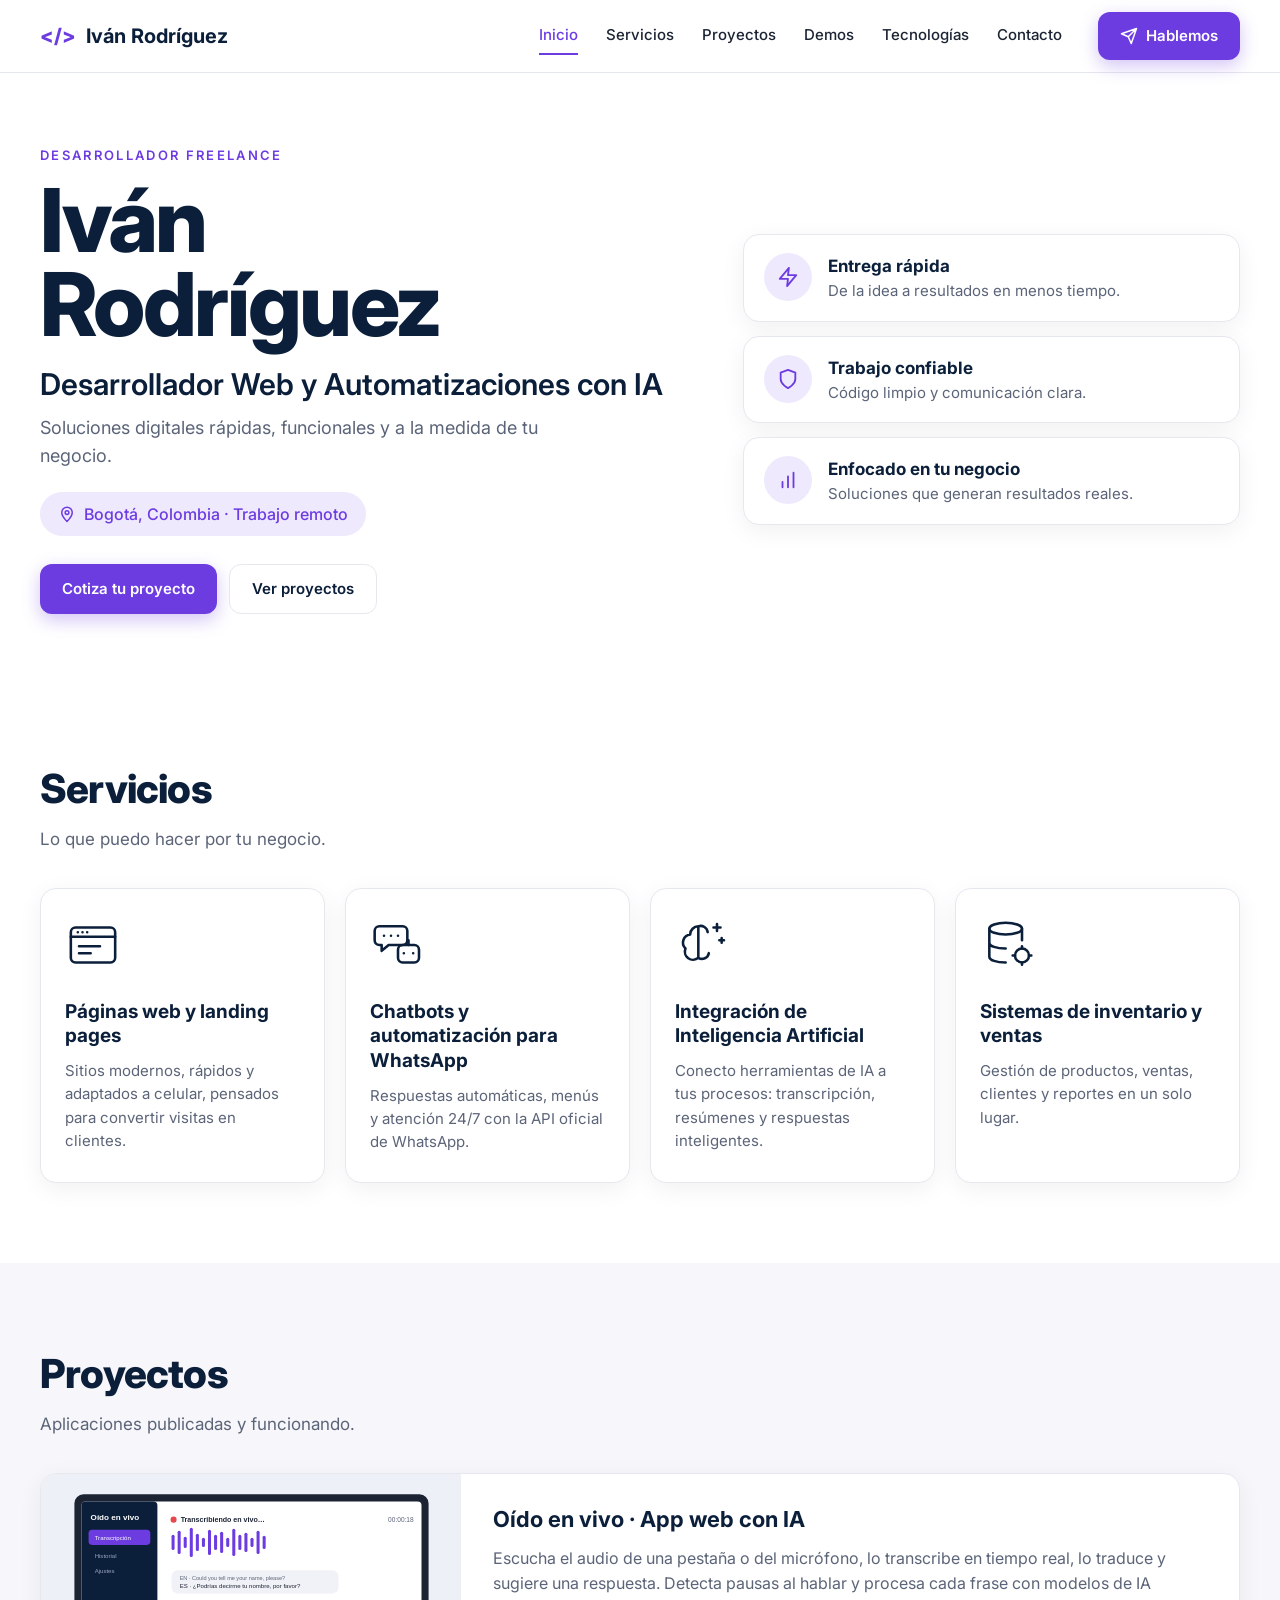
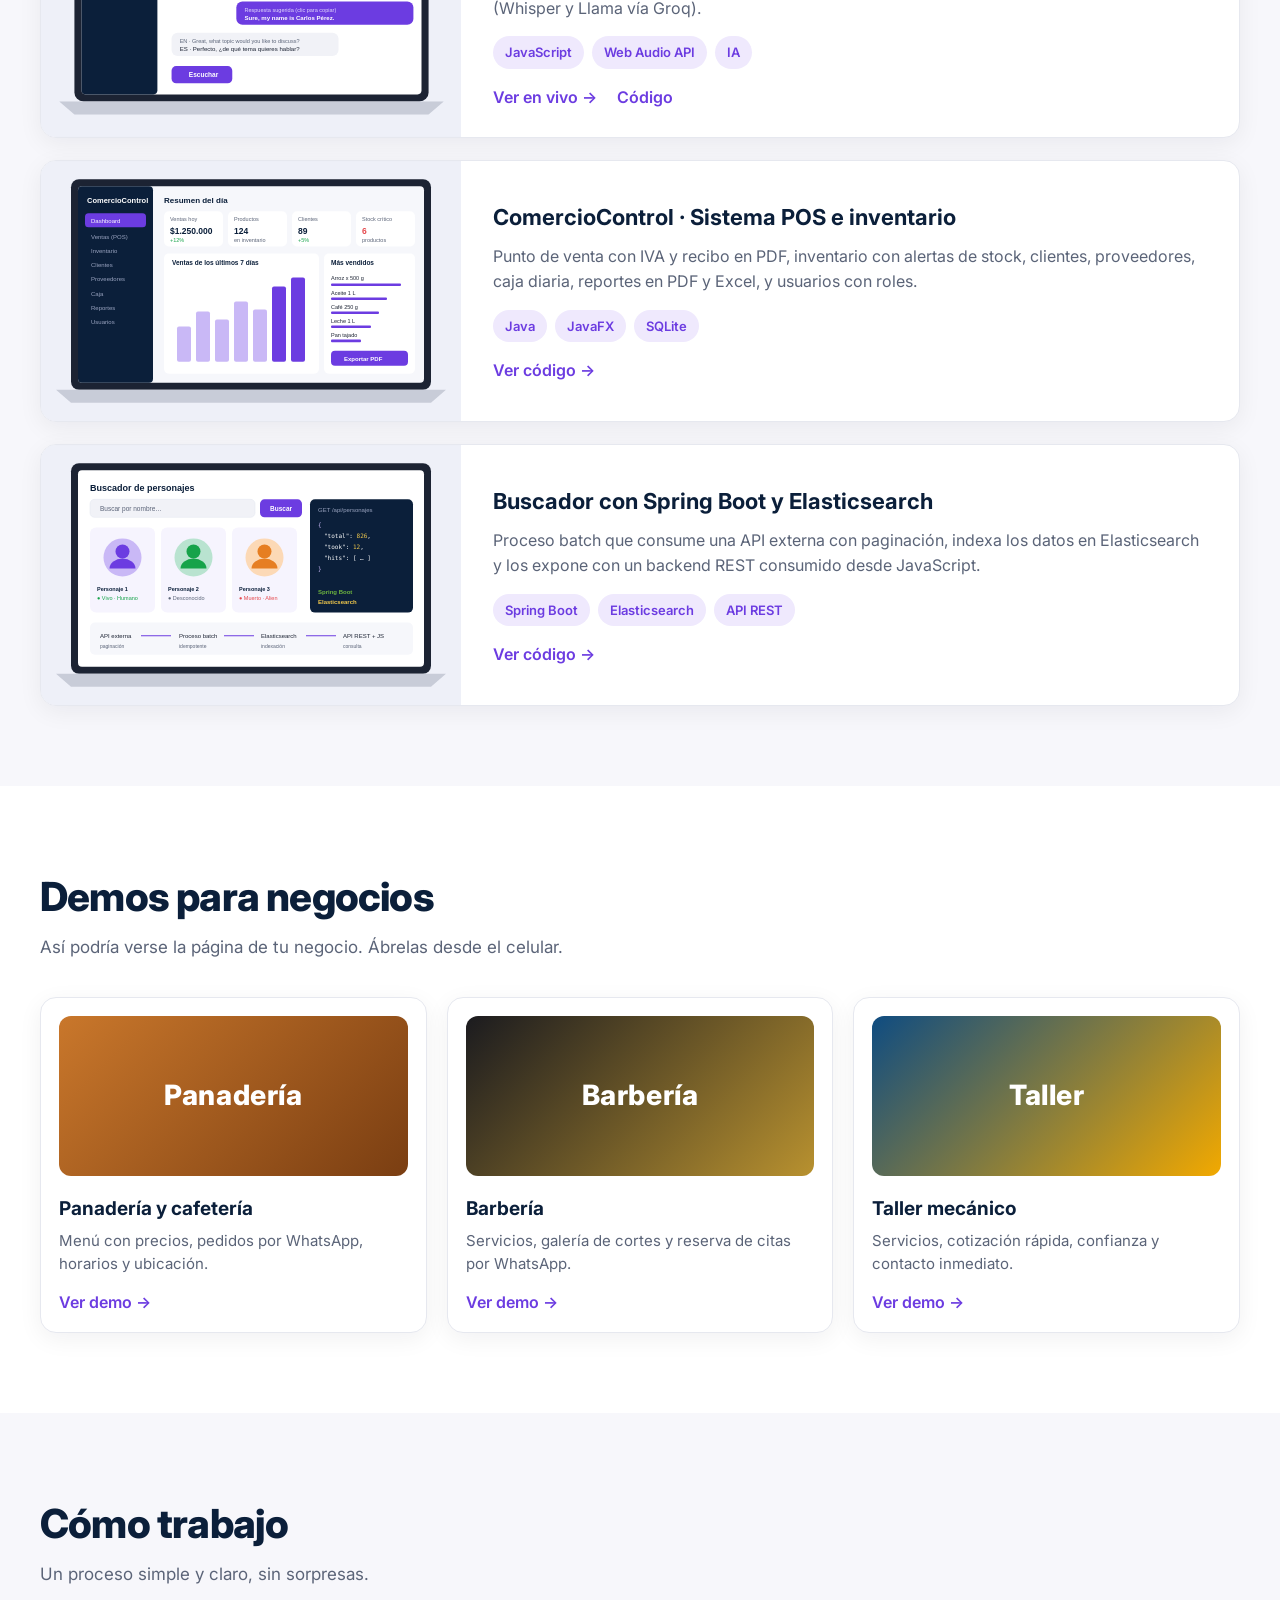
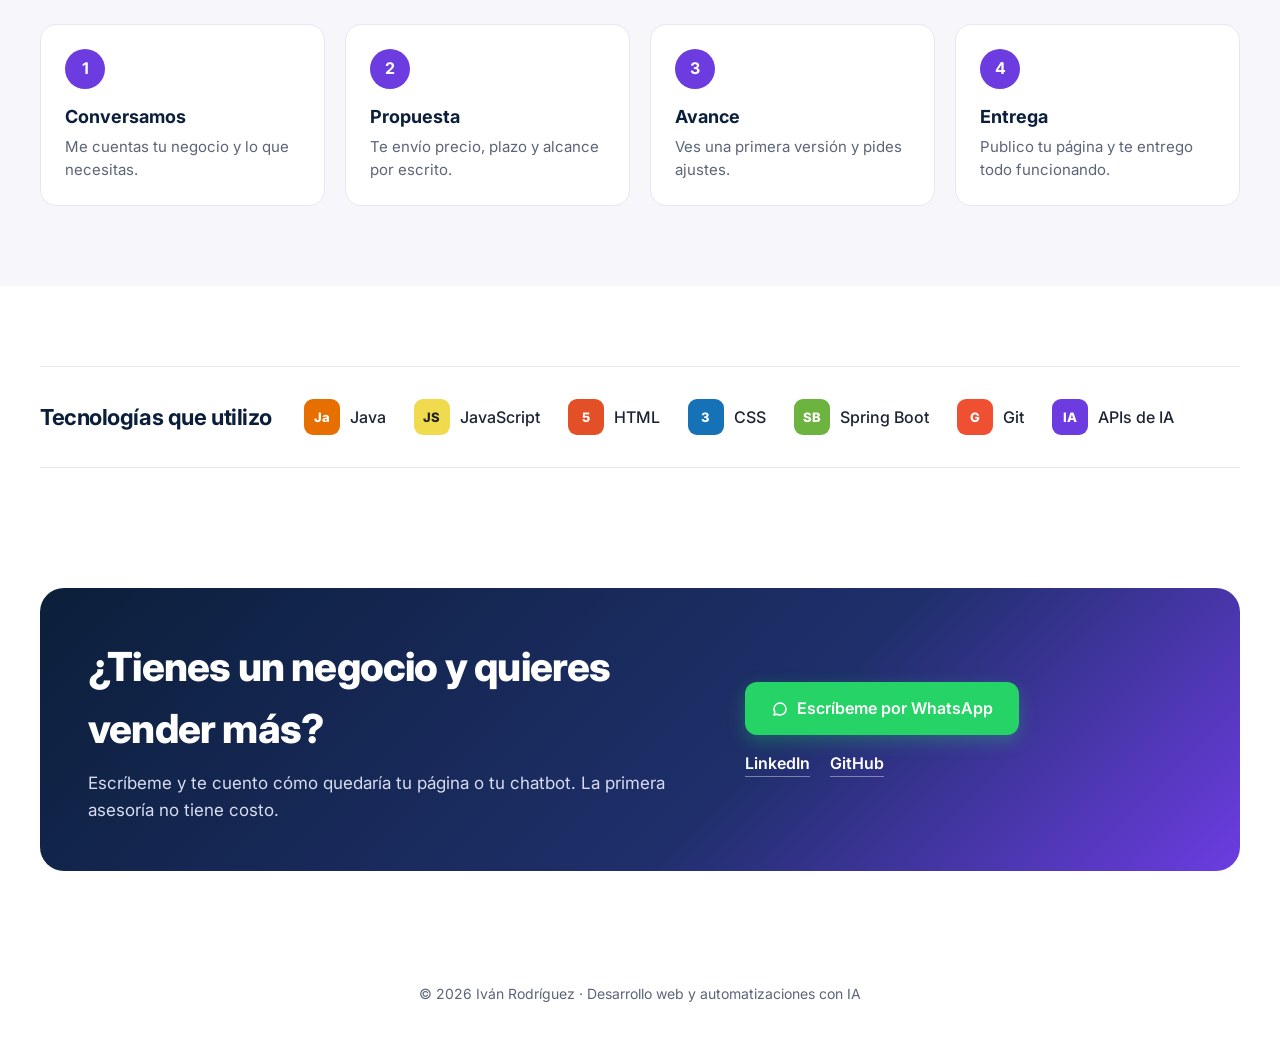
<file: index.html>
<!DOCTYPE html>
<html lang="es">
<head>
  <meta charset="UTF-8">
  <meta name="viewport" content="width=device-width, initial-scale=1.0">
  <title>Iván Rodríguez · Desarrollador Web y Automatizaciones con IA</title>
  <meta name="description" content="Páginas web, landing pages, chatbots para WhatsApp e integración de Inteligencia Artificial para negocios. Bogotá, Colombia · Trabajo remoto.">
  <meta property="og:title" content="Iván Rodríguez · Desarrollador Web y Automatizaciones con IA">
  <meta property="og:description" content="Soluciones digitales rápidas, funcionales y a la medida de tu negocio.">
  <link rel="icon" href="img/favicon.svg" type="image/svg+xml">
  <link rel="preconnect" href="https://fonts.googleapis.com">
  <link rel="preconnect" href="https://fonts.gstatic.com" crossorigin>
  <link href="https://fonts.googleapis.com/css2?family=Inter:wght@400;500;600;700;800&display=swap" rel="stylesheet">
  <link rel="stylesheet" href="css/styles.css">
</head>
<body>

  <!-- ===== NAV ===== -->
  <header class="nav" id="top">
    <div class="container nav__inner">
      <a href="#top" class="brand"><span class="brand__icon">&lt;/&gt;</span> Iván Rodríguez</a>
      <nav class="nav__links" id="navLinks">
        <a href="#top" class="active">Inicio</a>
        <a href="#servicios">Servicios</a>
        <a href="#proyectos">Proyectos</a>
        <a href="#demos">Demos</a>
        <a href="#tecnologias">Tecnologías</a>
        <a href="#contacto">Contacto</a>
      </nav>
      <a href="#contacto" class="btn btn--primary nav__cta">
        <svg viewBox="0 0 24 24" aria-hidden="true"><path d="M22 2 11 13M22 2l-7 20-4-9-9-4 20-7z"/></svg>
        Hablemos
      </a>
      <button class="nav__toggle" id="navToggle" aria-label="Abrir menú">
        <span></span><span></span><span></span>
      </button>
    </div>
  </header>

  <main>
    <!-- ===== HERO ===== -->
    <section class="hero container">
      <div class="hero__text">
        <p class="eyebrow">Desarrollador freelance</p>
        <h1>Iván<br>Rodríguez</h1>
        <h2 class="hero__role">Desarrollador Web y Automatizaciones con IA</h2>
        <p class="hero__lead">Soluciones digitales rápidas, funcionales y a la medida de tu negocio.</p>
        <span class="pill">
          <svg viewBox="0 0 24 24" aria-hidden="true"><path d="M12 22s7-7.1 7-12a7 7 0 1 0-14 0c0 4.9 7 12 7 12z"/><circle cx="12" cy="10" r="2.5"/></svg>
          Bogotá, Colombia · Trabajo remoto
        </span>
        <div class="hero__actions">
          <a href="#contacto" class="btn btn--primary">Cotiza tu proyecto</a>
          <a href="#proyectos" class="btn btn--ghost">Ver proyectos</a>
        </div>
      </div>

      <ul class="values">
        <li>
          <span class="values__icon"><svg viewBox="0 0 24 24"><path d="M13 2 3 14h9l-1 8 10-12h-9l1-8z"/></svg></span>
          <div><strong>Entrega rápida</strong><p>De la idea a resultados en menos tiempo.</p></div>
        </li>
        <li>
          <span class="values__icon"><svg viewBox="0 0 24 24"><path d="M12 22s8-4 8-10V5l-8-3-8 3v7c0 6 8 10 8 10z"/></svg></span>
          <div><strong>Trabajo confiable</strong><p>Código limpio y comunicación clara.</p></div>
        </li>
        <li>
          <span class="values__icon"><svg viewBox="0 0 24 24"><path d="M6 20V14M12 20V8M18 20V4"/></svg></span>
          <div><strong>Enfocado en tu negocio</strong><p>Soluciones que generan resultados reales.</p></div>
        </li>
      </ul>
    </section>

    <!-- ===== SERVICIOS ===== -->
    <section class="section" id="servicios">
      <div class="container">
        <div class="section__head">
          <h2>Servicios</h2>
          <p>Lo que puedo hacer por tu negocio.</p>
        </div>
        <div class="grid grid--4">
          <article class="card service">
            <svg class="service__icon" viewBox="0 0 48 48"><rect x="5" y="9" width="38" height="30" rx="4"/><path d="M5 17h38M11 13h.01M15 13h.01M19 13h.01M12 25h18M12 31h10"/></svg>
            <h3>Páginas web y landing pages</h3>
            <p>Sitios modernos, rápidos y adaptados a celular, pensados para convertir visitas en clientes.</p>
          </article>
          <article class="card service">
            <svg class="service__icon" viewBox="0 0 48 48"><path d="M8 8h20a4 4 0 0 1 4 4v8a4 4 0 0 1-4 4H16l-6 5v-5H8a4 4 0 0 1-4-4v-8a4 4 0 0 1 4-4z"/><rect x="24" y="24" width="18" height="15" rx="4"/><path d="M33 20v4M29 31h.01M37 31h.01M12 16h.01M18 16h.01M24 16h.01"/></svg>
            <h3>Chatbots y automatización para WhatsApp</h3>
            <p>Respuestas automáticas, menús y atención 24/7 con la API oficial de WhatsApp.</p>
          </article>
          <article class="card service">
            <svg class="service__icon" viewBox="0 0 48 48"><path d="M20 8a7 7 0 0 0-7 7 7 7 0 0 0-4 12 7 7 0 0 0 11 8V8zM20 8a6 6 0 0 1 8 5M20 35a6 6 0 0 0 9-4"/><path d="M36 6v6M33 9h6M40 18v4M38 20h4"/></svg>
            <h3>Integración de Inteligencia Artificial</h3>
            <p>Conecto herramientas de IA a tus procesos: transcripción, resúmenes y respuestas inteligentes.</p>
          </article>
          <article class="card service">
            <svg class="service__icon" viewBox="0 0 48 48"><ellipse cx="22" cy="10" rx="14" ry="5"/><path d="M8 10v24c0 3 6 5 14 5M36 10v10M8 22c0 3 6 5 14 5"/><circle cx="36" cy="33" r="6"/><path d="M36 25v2M36 39v2M28 33h2M42 33h2"/></svg>
            <h3>Sistemas de inventario y ventas</h3>
            <p>Gestión de productos, ventas, clientes y reportes en un solo lugar.</p>
          </article>
        </div>
      </div>
    </section>

    <!-- ===== PROYECTOS ===== -->
    <section class="section section--alt" id="proyectos">
      <div class="container">
        <div class="section__head">
          <h2>Proyectos</h2>
          <p>Aplicaciones publicadas y funcionando.</p>
        </div>
        <div class="projects">
          <article class="card project">
            <img src="img/oido.svg" alt="Pantalla de Oído en vivo transcribiendo una conversación" loading="lazy">
            <div class="project__body">
              <h3>Oído en vivo · App web con IA</h3>
              <p>Escucha el audio de una pestaña o del micrófono, lo transcribe en tiempo real, lo traduce y sugiere una respuesta. Detecta pausas al hablar y procesa cada frase con modelos de IA (Whisper y Llama vía Groq).</p>
              <div class="tags"><span>JavaScript</span><span>Web Audio API</span><span>IA</span></div>
              <div class="project__links">
                <a href="https://ivan-rodriguez-dev.github.io/oido-en-vivo/" target="_blank" rel="noopener">Ver en vivo →</a>
                <a href="https://github.com/ivan-rodriguez-dev/oido-en-vivo" target="_blank" rel="noopener">Código</a>
              </div>
            </div>
          </article>
          <article class="card project">
            <img src="img/comercio.svg" alt="Dashboard de ComercioControl con ventas e inventario" loading="lazy">
            <div class="project__body">
              <h3>ComercioControl · Sistema POS e inventario</h3>
              <p>Punto de venta con IVA y recibo en PDF, inventario con alertas de stock, clientes, proveedores, caja diaria, reportes en PDF y Excel, y usuarios con roles.</p>
              <div class="tags"><span>Java</span><span>JavaFX</span><span>SQLite</span></div>
              <div class="project__links">
                <a href="https://github.com/ivan-rodriguez-dev/ComercioControl-Java" target="_blank" rel="noopener">Ver código →</a>
              </div>
            </div>
          </article>
          <article class="card project">
            <img src="img/buscador.svg" alt="Buscador de personajes con resultados desde Elasticsearch" loading="lazy">
            <div class="project__body">
              <h3>Buscador con Spring Boot y Elasticsearch</h3>
              <p>Proceso batch que consume una API externa con paginación, indexa los datos en Elasticsearch y los expone con un backend REST consumido desde JavaScript.</p>
              <div class="tags"><span>Spring Boot</span><span>Elasticsearch</span><span>API REST</span></div>
              <div class="project__links">
                <a href="https://github.com/ivan-rodriguez-dev/rick-morty-batch-elasticsearch" target="_blank" rel="noopener">Ver código →</a>
              </div>
            </div>
          </article>
        </div>
      </div>
    </section>

    <!-- ===== DEMOS ===== -->
    <section class="section" id="demos">
      <div class="container">
        <div class="section__head">
          <h2>Demos para negocios</h2>
          <p>Así podría verse la página de tu negocio. Ábrelas desde el celular.</p>
        </div>
        <div class="grid grid--3">
          <a class="card demo" href="demos/panaderia/" target="_blank" rel="noopener">
            <div class="demo__thumb demo__thumb--pan"><span>Panadería</span></div>
            <h3>Panadería y cafetería</h3>
            <p>Menú con precios, pedidos por WhatsApp, horarios y ubicación.</p>
            <span class="demo__cta">Ver demo →</span>
          </a>
          <a class="card demo" href="demos/barberia/" target="_blank" rel="noopener">
            <div class="demo__thumb demo__thumb--barber"><span>Barbería</span></div>
            <h3>Barbería</h3>
            <p>Servicios, galería de cortes y reserva de citas por WhatsApp.</p>
            <span class="demo__cta">Ver demo →</span>
          </a>
          <a class="card demo" href="demos/taller/" target="_blank" rel="noopener">
            <div class="demo__thumb demo__thumb--taller"><span>Taller</span></div>
            <h3>Taller mecánico</h3>
            <p>Servicios, cotización rápida, confianza y contacto inmediato.</p>
            <span class="demo__cta">Ver demo →</span>
          </a>
        </div>
      </div>
    </section>

    <!-- ===== PROCESO ===== -->
    <section class="section section--alt">
      <div class="container">
        <div class="section__head">
          <h2>Cómo trabajo</h2>
          <p>Un proceso simple y claro, sin sorpresas.</p>
        </div>
        <ol class="steps">
          <li><span>1</span><h3>Conversamos</h3><p>Me cuentas tu negocio y lo que necesitas.</p></li>
          <li><span>2</span><h3>Propuesta</h3><p>Te envío precio, plazo y alcance por escrito.</p></li>
          <li><span>3</span><h3>Avance</h3><p>Ves una primera versión y pides ajustes.</p></li>
          <li><span>4</span><h3>Entrega</h3><p>Publico tu página y te entrego todo funcionando.</p></li>
        </ol>
      </div>
    </section>

    <!-- ===== TECNOLOGÍAS ===== -->
    <section class="section" id="tecnologias">
      <div class="container tech">
        <h2>Tecnologías que utilizo</h2>
        <ul class="tech__list">
          <li><span class="tech__badge" style="--c:#e76f00">Ja</span>Java</li>
          <li><span class="tech__badge" style="--c:#f0db4f;--t:#222">JS</span>JavaScript</li>
          <li><span class="tech__badge" style="--c:#e34f26">5</span>HTML</li>
          <li><span class="tech__badge" style="--c:#1572b6">3</span>CSS</li>
          <li><span class="tech__badge" style="--c:#6db33f">SB</span>Spring Boot</li>
          <li><span class="tech__badge" style="--c:#f05032">G</span>Git</li>
          <li><span class="tech__badge" style="--c:#6c3ce1">IA</span>APIs de IA</li>
        </ul>
      </div>
    </section>

    <!-- ===== CONTACTO ===== -->
    <section class="section contact" id="contacto">
      <div class="container contact__box">
        <div>
          <h2>¿Tienes un negocio y quieres vender más?</h2>
          <p>Escríbeme y te cuento cómo quedaría tu página o tu chatbot. La primera asesoría no tiene costo.</p>
        </div>
        <div class="contact__actions">
          <a class="btn btn--whatsapp" id="waBtn" href="https://wa.me/573127614717" target="_blank" rel="noopener">
            <svg viewBox="0 0 24 24" aria-hidden="true"><path d="M20 12a8 8 0 0 1-11.9 7l-4.1 1 1.1-3.9A8 8 0 1 1 20 12z"/></svg>
            Escríbeme por WhatsApp
          </a>
          <div class="contact__social">
            <a href="https://www.linkedin.com/in/iv%C3%A1n-manuel-rodriguez-david-111853229/" target="_blank" rel="noopener">LinkedIn</a>
            <a href="https://github.com/ivan-rodriguez-dev" target="_blank" rel="noopener">GitHub</a>
          </div>
        </div>
      </div>
    </section>
  </main>

  <footer class="footer">
    <div class="container">© <span id="year"></span> Iván Rodríguez · Desarrollo web y automatizaciones con IA</div>
  </footer>

  <script src="js/main.js"></script>
</body>
</html>
</file>
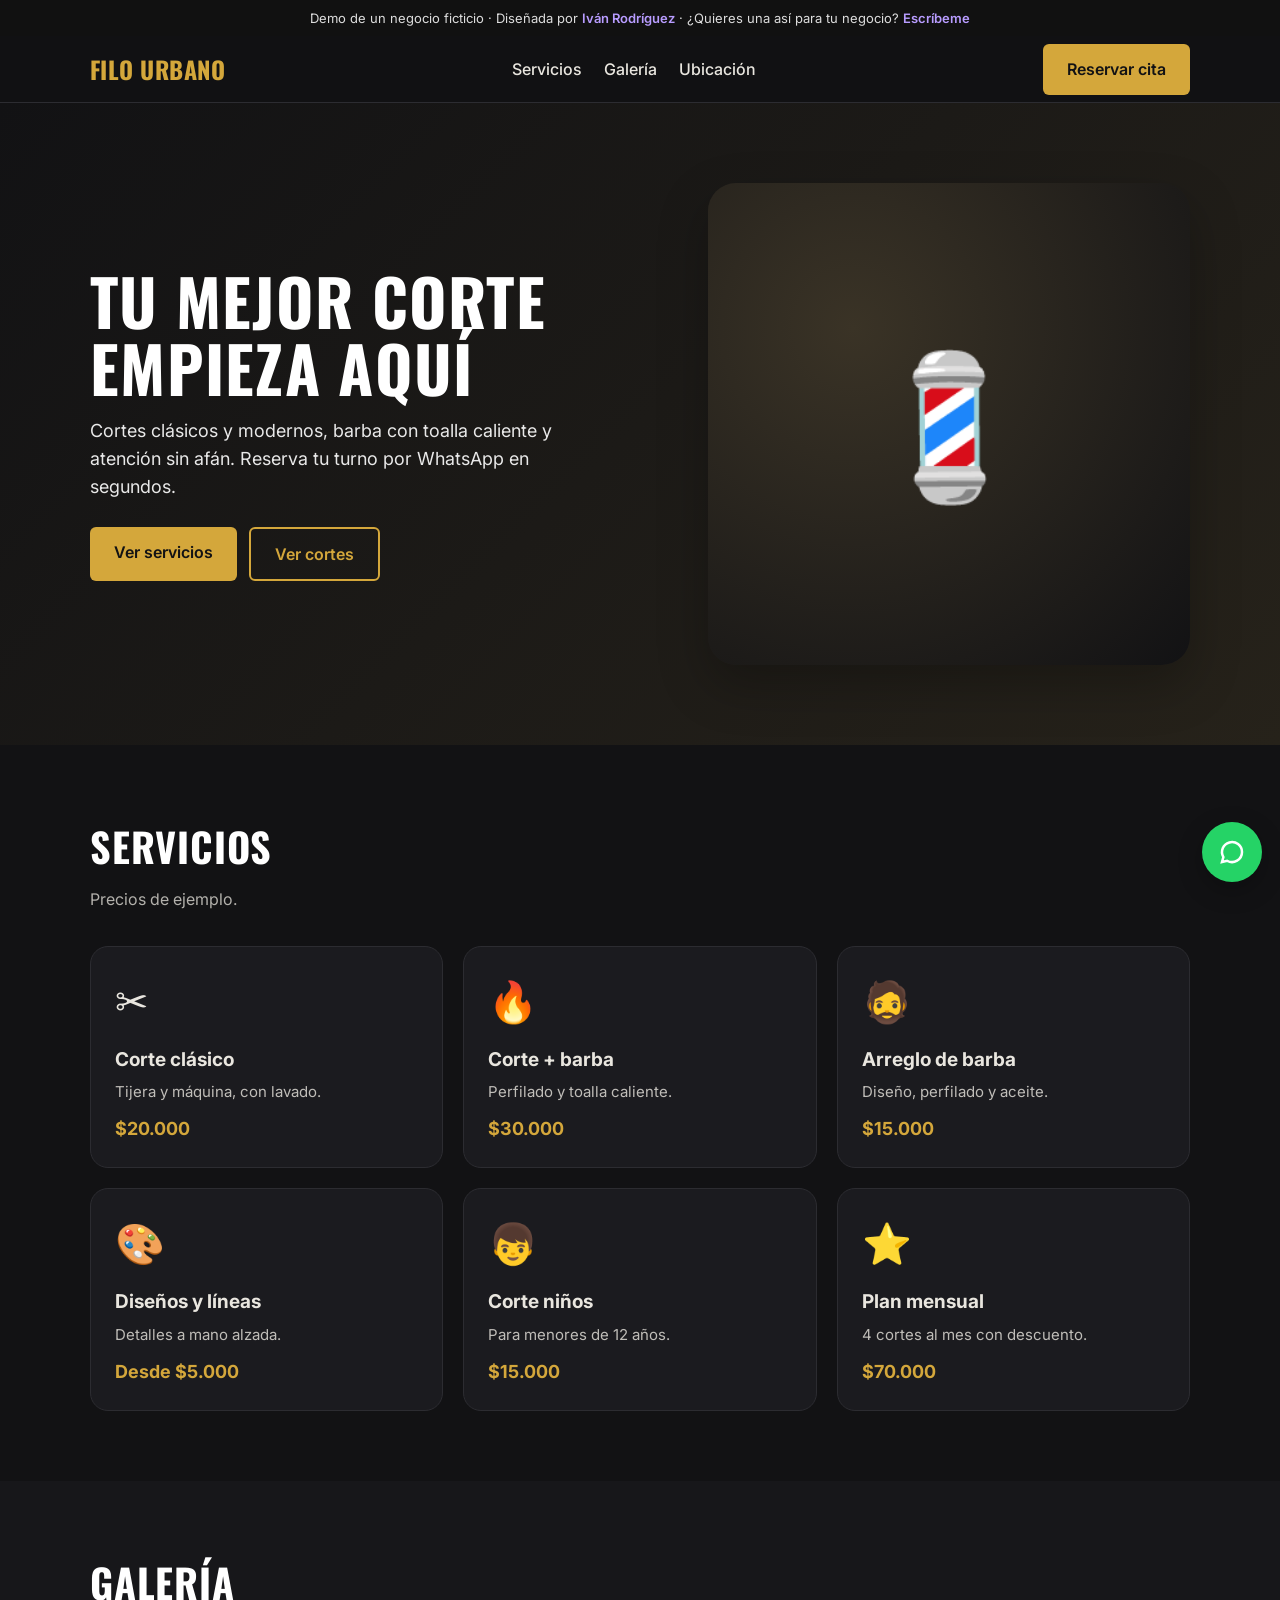
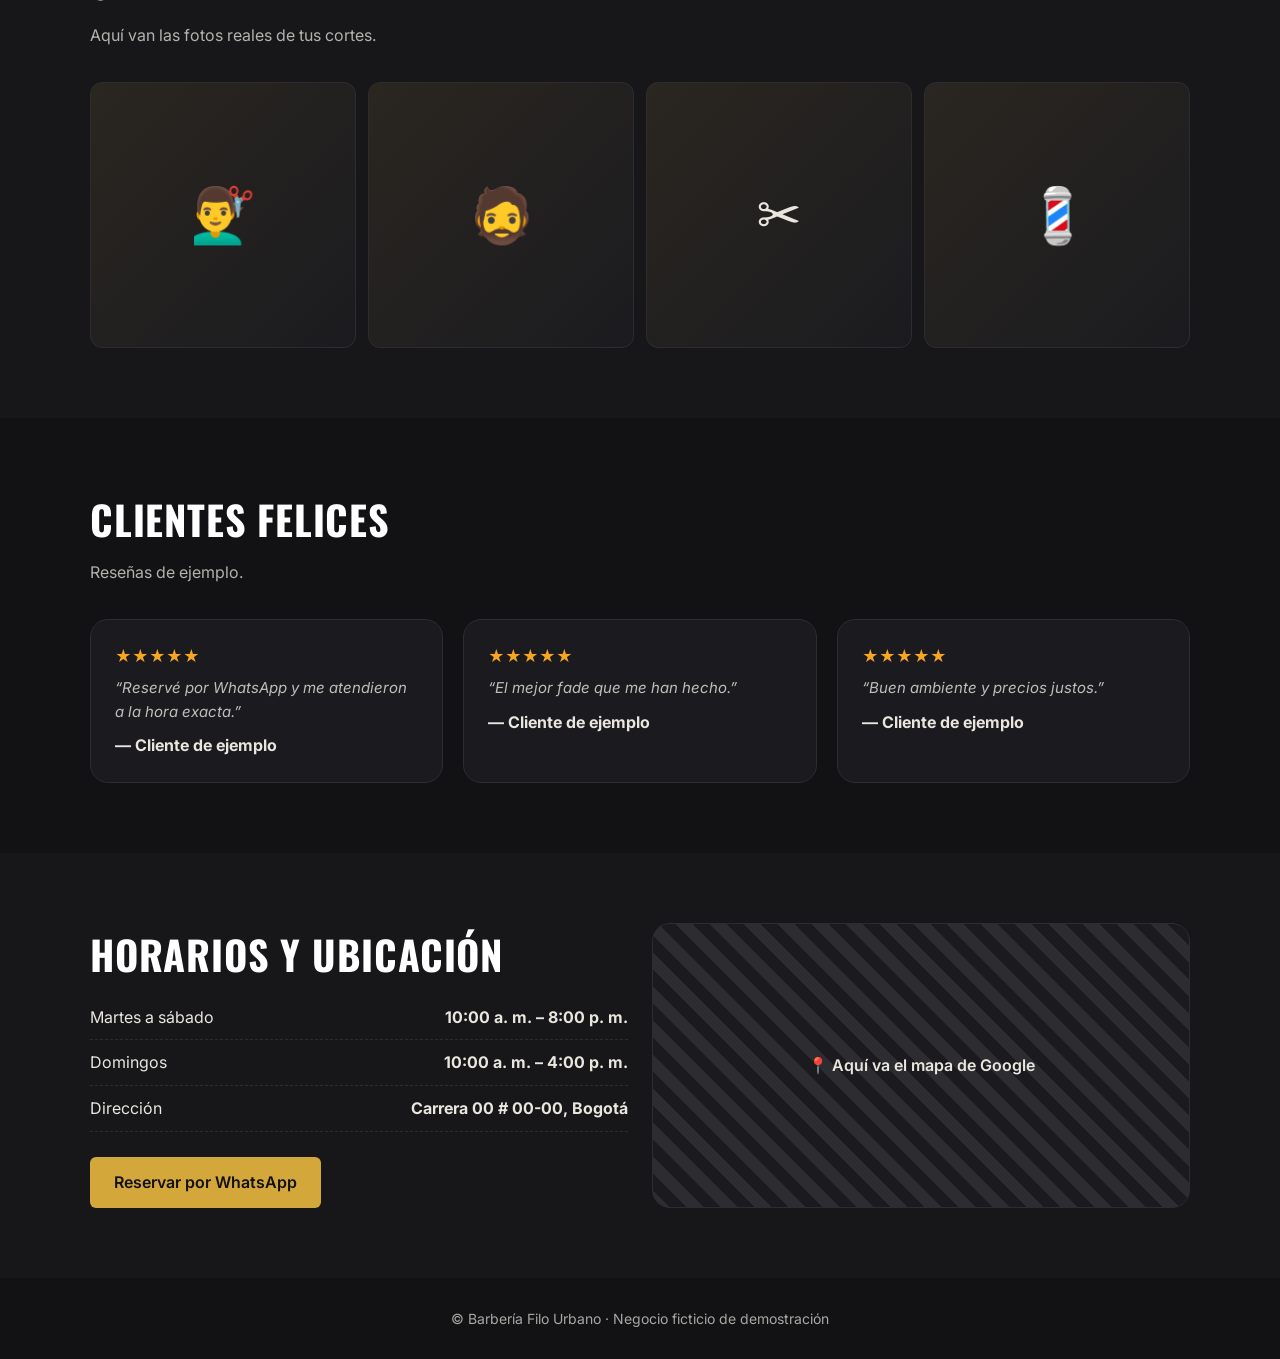
<file: demos/barberia/index.html>
<!DOCTYPE html><html lang="es"><head><meta charset="UTF-8"><meta name="viewport" content="width=device-width,initial-scale=1"><title>Barbería Filo Urbano · Demo</title>
<link rel="preconnect" href="https://fonts.googleapis.com"><link rel="preconnect" href="https://fonts.gstatic.com" crossorigin>
<link href="https://fonts.googleapis.com/css2?family=Oswald:wght@500;700&family=Inter:wght@400;500;600;700&display=swap" rel="stylesheet">
<style>
*{box-sizing:border-box;margin:0;padding:0}html{scroll-behavior:smooth}
body{font-family:Inter,system-ui,sans-serif;color:#e9e6df;background:#121214;line-height:1.55}
a{color:inherit;text-decoration:none}.wrap{width:min(1100px,100% - 32px);margin-inline:auto}
.demo-bar{background:#111;color:#ddd;font-size:13px;text-align:center;padding:8px 12px}.demo-bar a{color:#b89cff;font-weight:600}
header{position:sticky;top:0;z-index:10;background:rgba(18,18,20,.92);backdrop-filter:blur(8px);border-bottom:1px solid #2c2c31}
.nav{display:flex;align-items:center;justify-content:space-between;height:66px}
.logo{font-family:"Oswald",sans-serif;font-size:24px;font-weight:700;color:#d4a73b}
.nav nav{display:flex;gap:22px;font-weight:500}.nav nav a:hover{color:#d4a73b}
.btn{display:inline-block;background:#d4a73b;color:#121214;padding:13px 24px;border-radius:6px;font-weight:600;transition:transform .15s}.btn:hover{transform:translateY(-2px)}
.btn.alt{background:transparent;border:2px solid #d4a73b;color:#d4a73b}
.hero{padding:80px 0;background:linear-gradient(135deg,#121214,#26221a);color:#fff}
.hero .wrap{display:grid;grid-template-columns:1.2fr 1fr;gap:40px;align-items:center}
.hero h1{font-family:"Oswald",sans-serif;font-size:clamp(38px,6vw,64px);line-height:1.05;margin-bottom:16px}
.hero p{font-size:18px;opacity:.9;margin-bottom:26px;max-width:520px}.hero .ctas{display:flex;gap:12px;flex-wrap:wrap}
.hero-art{aspect-ratio:1;border-radius:28px;background:radial-gradient(circle at 30% 30%,#3a3326,#121214);display:grid;place-items:center;font-size:140px;box-shadow:0 20px 50px rgba(0,0,0,.25)}
section{padding:70px 0}h2{font-family:"Oswald",sans-serif;font-size:clamp(28px,4vw,40px);margin-bottom:10px;color:#fff}
.sub{opacity:.75;margin-bottom:34px}
.grid{display:grid;grid-template-columns:repeat(3,1fr);gap:20px}
.card{background:#1b1b1f;border:1px solid #2c2c31;border-radius:18px;padding:24px}
.card .ic{font-size:40px;margin-bottom:12px}.card h3{font-size:19px;margin-bottom:6px}.card p{opacity:.8;font-size:15px}
.price{display:block;margin-top:12px;font-weight:700;color:#d4a73b;font-size:18px}
.alt-bg{background:#17171a}
.info{display:grid;grid-template-columns:1fr 1fr;gap:24px}
.map{border-radius:18px;min-height:260px;background:repeating-linear-gradient(45deg,#2c2c31 0 12px,transparent 12px 24px),#1b1b1f;display:grid;place-items:center;font-weight:600;border:1px solid #2c2c31}
.list li{list-style:none;padding:10px 0;border-bottom:1px dashed #2c2c31;display:flex;justify-content:space-between;gap:16px}
.reviews .card p{font-style:italic}.stars{color:#f5a623;margin-bottom:8px}
footer{padding:30px 0;text-align:center;font-size:14px;opacity:.7}
.wa{position:fixed;right:18px;bottom:18px;width:60px;height:60px;border-radius:50%;background:#25d366;display:grid;place-items:center;box-shadow:0 8px 24px rgba(0,0,0,.25);z-index:20}
.wa svg{width:30px;height:30px;fill:none;stroke:#fff;stroke-width:2}
@media(max-width:820px){.hero .wrap,.info{grid-template-columns:1fr}.grid{grid-template-columns:1fr}.nav nav{display:none}.hero-art{max-width:320px;font-size:110px}}
.hero h1,h2,.logo{text-transform:uppercase;letter-spacing:.02em}.gal{display:grid;grid-template-columns:repeat(4,1fr);gap:12px}.gal div{aspect-ratio:1;border-radius:12px;display:grid;place-items:center;font-size:54px;background:linear-gradient(135deg,#2a2620,#1b1b1f);border:1px solid #2c2c31}@media(max-width:820px){.gal{grid-template-columns:repeat(2,1fr)}}
</style></head><body>
<div class="demo-bar">Demo de un negocio ficticio · Diseñada por <a href="../../">Iván Rodríguez</a> · ¿Quieres una así para tu negocio? <a href="https://wa.me/573127614717?text=Hola%20Iv%C3%A1n%2C%20vi%20la%20demo%20de%20la%20barber%C3%ADa%20y%20quiero%20una%20p%C3%A1gina%20as%C3%AD%20para%20mi%20negocio." target="_blank" rel="noopener">Escríbeme</a></div>
<header><div class="wrap nav"><div class="logo">Filo Urbano</div><nav><a href="#servicios">Servicios</a><a href="#galeria">Galería</a><a href="#ubicacion">Ubicación</a></nav><a class="btn" href="#servicios">Reservar cita</a></div></header>
<section class="hero"><div class="wrap"><div><h1>Tu mejor corte empieza aquí</h1><p>Cortes clásicos y modernos, barba con toalla caliente y atención sin afán. Reserva tu turno por WhatsApp en segundos.</p><div class="ctas"><a class="btn" href="#servicios">Ver servicios</a><a class="btn alt" href="#galeria">Ver cortes</a></div></div><div class="hero-art">💈</div></div></section>
<section id="servicios"><div class="wrap"><h2>Servicios</h2><p class="sub">Precios de ejemplo.</p><div class="grid"><div class="card"><div class="ic">✂️</div><h3>Corte clásico</h3><p>Tijera y máquina, con lavado.</p><span class=price>$20.000</span></div><div class="card"><div class="ic">🔥</div><h3>Corte + barba</h3><p>Perfilado y toalla caliente.</p><span class=price>$30.000</span></div><div class="card"><div class="ic">🧔</div><h3>Arreglo de barba</h3><p>Diseño, perfilado y aceite.</p><span class=price>$15.000</span></div><div class="card"><div class="ic">🎨</div><h3>Diseños y líneas</h3><p>Detalles a mano alzada.</p><span class=price>Desde $5.000</span></div><div class="card"><div class="ic">👦</div><h3>Corte niños</h3><p>Para menores de 12 años.</p><span class=price>$15.000</span></div><div class="card"><div class="ic">⭐</div><h3>Plan mensual</h3><p>4 cortes al mes con descuento.</p><span class=price>$70.000</span></div></div></div></section>
<section class="alt-bg" id="galeria"><div class="wrap"><h2>Galería</h2><p class="sub">Aquí van las fotos reales de tus cortes.</p><div class="gal"><div>💇‍♂️</div><div>🧔</div><div>✂️</div><div>💈</div></div></div></section>
<section><div class="wrap"><h2>Clientes felices</h2><p class="sub">Reseñas de ejemplo.</p><div class="grid reviews"><div class="card"><div class="stars">★★★★★</div><p>“Reservé por WhatsApp y me atendieron a la hora exacta.”</p><strong style="display:block;margin-top:10px">— Cliente de ejemplo</strong></div><div class="card"><div class="stars">★★★★★</div><p>“El mejor fade que me han hecho.”</p><strong style="display:block;margin-top:10px">— Cliente de ejemplo</strong></div><div class="card"><div class="stars">★★★★★</div><p>“Buen ambiente y precios justos.”</p><strong style="display:block;margin-top:10px">— Cliente de ejemplo</strong></div></div></div></section>
<section class="alt-bg" id="ubicacion"><div class="wrap info"><div><h2>Horarios y ubicación</h2><ul class="list"><li><span>Martes a sábado</span><strong>10:00 a. m. – 8:00 p. m.</strong></li><li><span>Domingos</span><strong>10:00 a. m. – 4:00 p. m.</strong></li><li><span>Dirección</span><strong>Carrera 00 # 00-00, Bogotá</strong></li></ul><br><a class="btn" href="https://wa.me/573127614717?text=Hola%20Iv%C3%A1n%2C%20vi%20la%20demo%20de%20la%20barber%C3%ADa%20y%20quiero%20una%20p%C3%A1gina%20as%C3%AD%20para%20mi%20negocio." target="_blank">Reservar por WhatsApp</a></div><div class="map">📍 Aquí va el mapa de Google</div></div></section>
<footer>© Barbería Filo Urbano · Negocio ficticio de demostración</footer>
<a class="wa" href="https://wa.me/573127614717?text=Hola%20Iv%C3%A1n%2C%20vi%20la%20demo%20de%20la%20barber%C3%ADa%20y%20quiero%20una%20p%C3%A1gina%20as%C3%AD%20para%20mi%20negocio." target="_blank" rel="noopener" aria-label="WhatsApp"><svg viewBox="0 0 24 24"><path d="M20 12a8 8 0 0 1-11.9 7l-4.1 1 1.1-3.9A8 8 0 1 1 20 12z"/></svg></a>
</body></html>
</file>
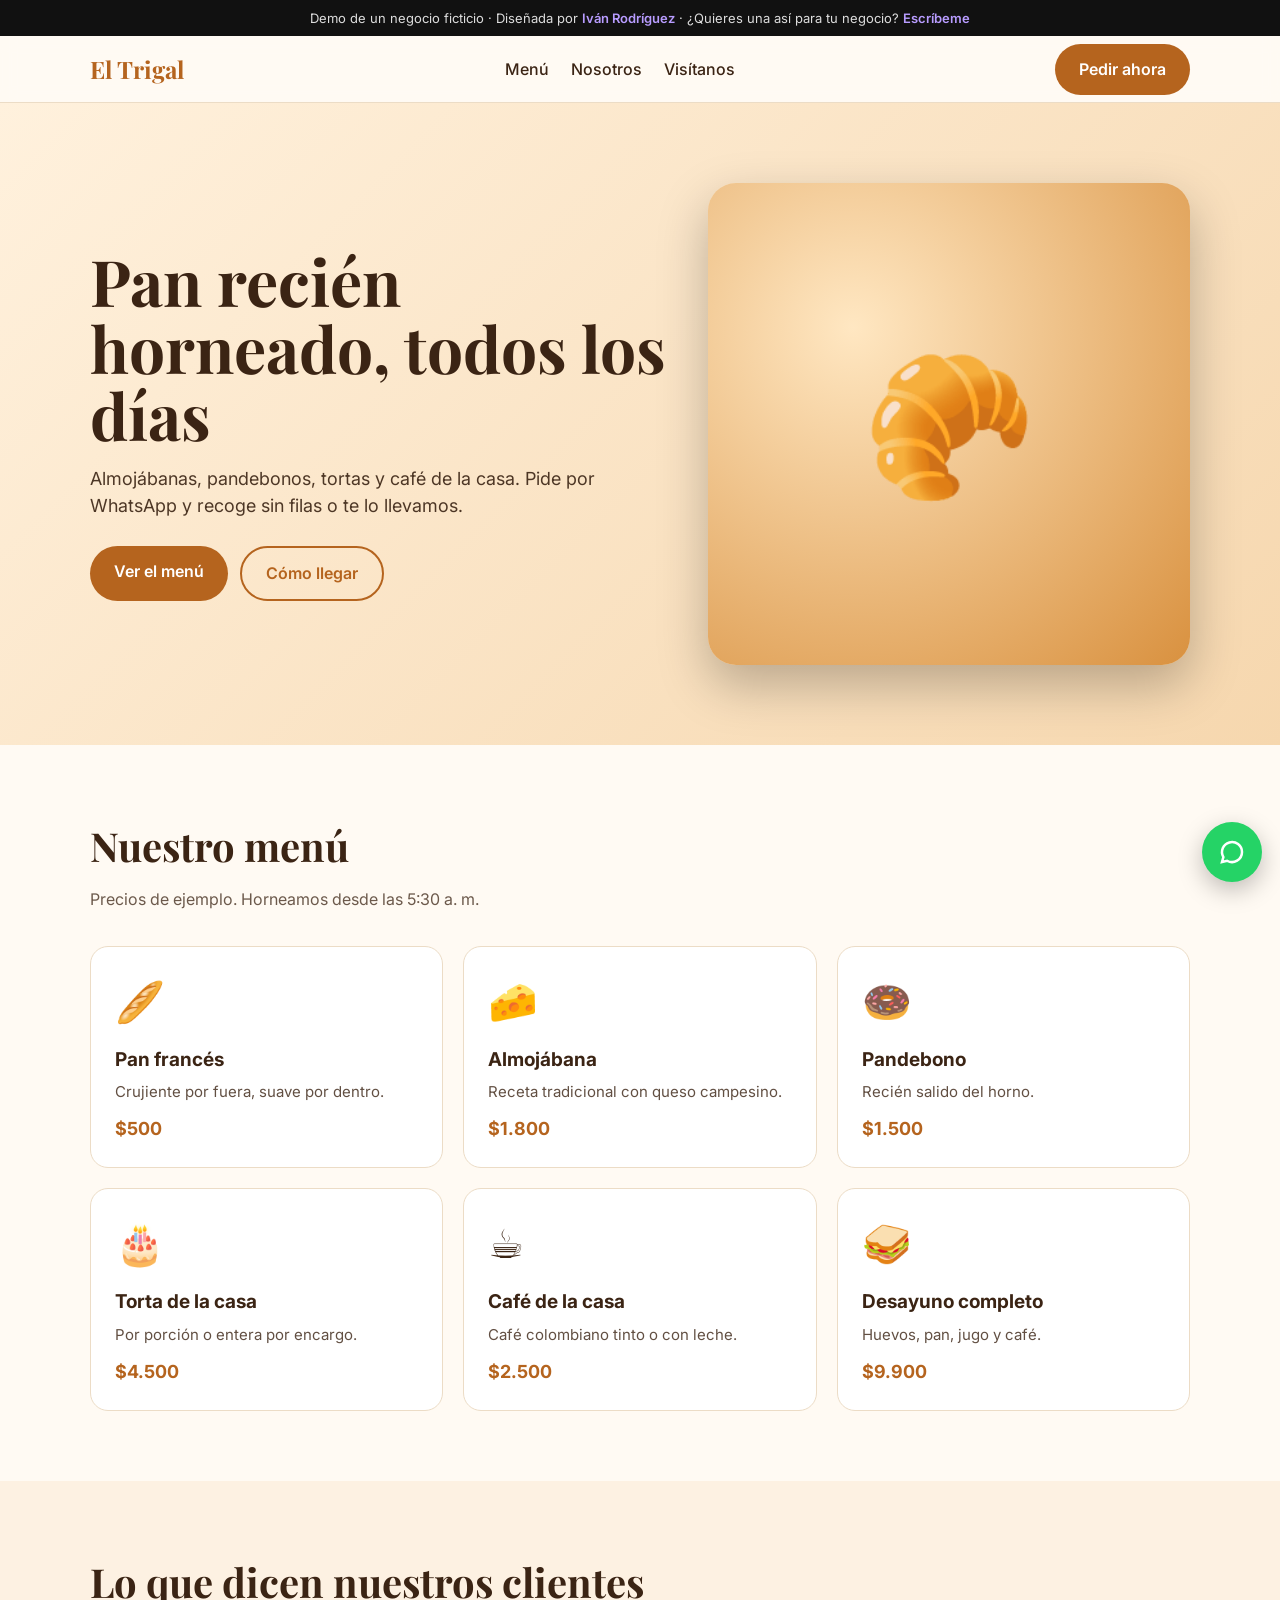
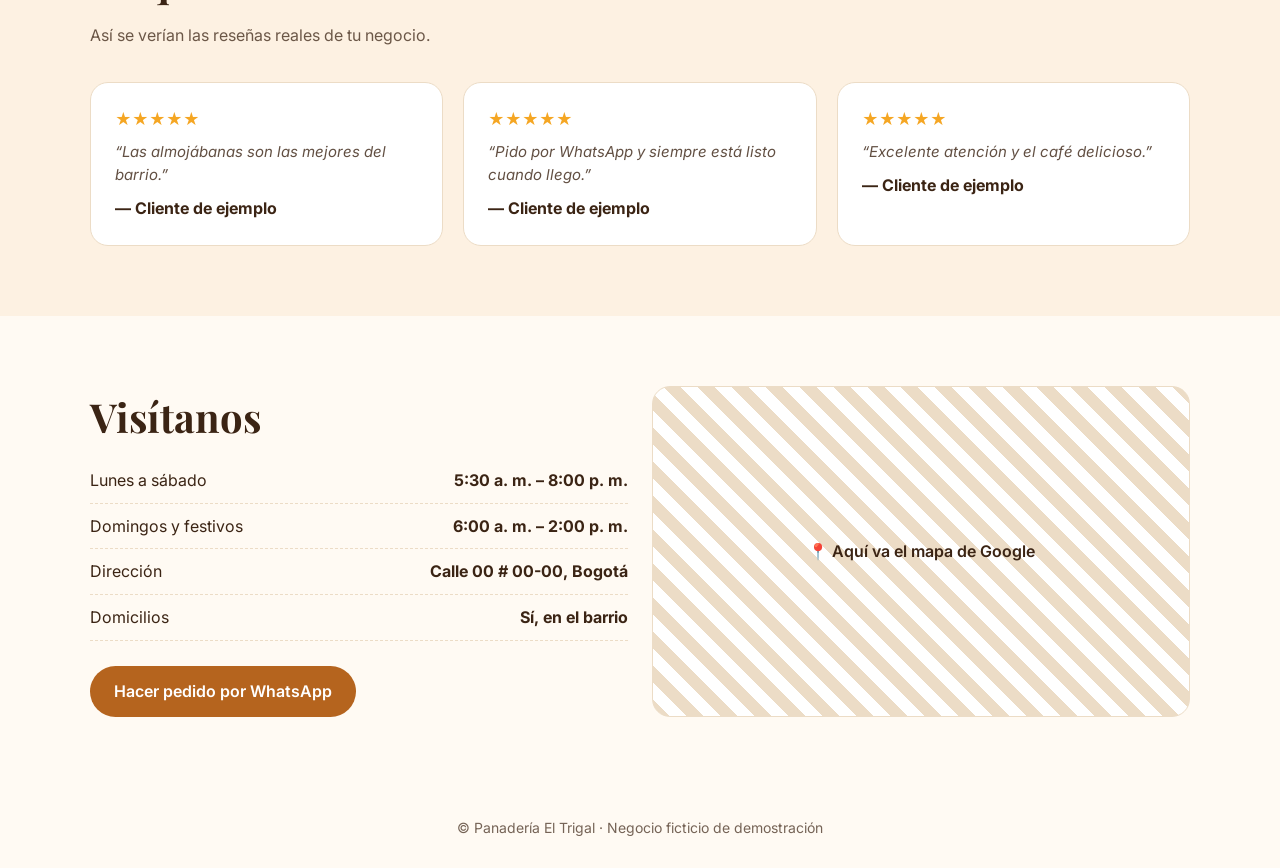
<file: demos/panaderia/index.html>
<!DOCTYPE html><html lang="es"><head><meta charset="UTF-8"><meta name="viewport" content="width=device-width,initial-scale=1"><title>Panadería El Trigal · Demo</title>
<link rel="preconnect" href="https://fonts.googleapis.com"><link rel="preconnect" href="https://fonts.gstatic.com" crossorigin>
<link href="https://fonts.googleapis.com/css2?family=Playfair+Display:wght@600;700&family=Inter:wght@400;500;600;700&display=swap" rel="stylesheet">
<style>
*{box-sizing:border-box;margin:0;padding:0}html{scroll-behavior:smooth}
body{font-family:Inter,system-ui,sans-serif;color:#3b2414;background:#fffaf3;line-height:1.55}
a{color:inherit;text-decoration:none}.wrap{width:min(1100px,100% - 32px);margin-inline:auto}
.demo-bar{background:#111;color:#ddd;font-size:13px;text-align:center;padding:8px 12px}.demo-bar a{color:#b89cff;font-weight:600}
header{position:sticky;top:0;z-index:10;background:rgba(255,250,243,.92);backdrop-filter:blur(8px);border-bottom:1px solid #ecdcc6}
.nav{display:flex;align-items:center;justify-content:space-between;height:66px}
.logo{font-family:"Playfair Display",serif;font-size:24px;font-weight:700;color:#b5641e}
.nav nav{display:flex;gap:22px;font-weight:500}.nav nav a:hover{color:#b5641e}
.btn{display:inline-block;background:#b5641e;color:#fff;padding:13px 24px;border-radius:999px;font-weight:600;transition:transform .15s}.btn:hover{transform:translateY(-2px)}
.btn.alt{background:transparent;border:2px solid #b5641e;color:#b5641e}
.hero{padding:80px 0;background:linear-gradient(135deg,#fff1dd,#f6d7ae);color:#3b2414}
.hero .wrap{display:grid;grid-template-columns:1.2fr 1fr;gap:40px;align-items:center}
.hero h1{font-family:"Playfair Display",serif;font-size:clamp(38px,6vw,64px);line-height:1.05;margin-bottom:16px}
.hero p{font-size:18px;opacity:.9;margin-bottom:26px;max-width:520px}.hero .ctas{display:flex;gap:12px;flex-wrap:wrap}
.hero-art{aspect-ratio:1;border-radius:28px;background:radial-gradient(circle at 30% 30%,#ffe7c2,#d9913f);display:grid;place-items:center;font-size:140px;box-shadow:0 20px 50px rgba(0,0,0,.25)}
section{padding:70px 0}h2{font-family:"Playfair Display",serif;font-size:clamp(28px,4vw,40px);margin-bottom:10px;color:#3b2414}
.sub{opacity:.75;margin-bottom:34px}
.grid{display:grid;grid-template-columns:repeat(3,1fr);gap:20px}
.card{background:#fff;border:1px solid #ecdcc6;border-radius:18px;padding:24px}
.card .ic{font-size:40px;margin-bottom:12px}.card h3{font-size:19px;margin-bottom:6px}.card p{opacity:.8;font-size:15px}
.price{display:block;margin-top:12px;font-weight:700;color:#b5641e;font-size:18px}
.alt-bg{background:#fdf1e2}
.info{display:grid;grid-template-columns:1fr 1fr;gap:24px}
.map{border-radius:18px;min-height:260px;background:repeating-linear-gradient(45deg,#ecdcc6 0 12px,transparent 12px 24px),#fff;display:grid;place-items:center;font-weight:600;border:1px solid #ecdcc6}
.list li{list-style:none;padding:10px 0;border-bottom:1px dashed #ecdcc6;display:flex;justify-content:space-between;gap:16px}
.reviews .card p{font-style:italic}.stars{color:#f5a623;margin-bottom:8px}
footer{padding:30px 0;text-align:center;font-size:14px;opacity:.7}
.wa{position:fixed;right:18px;bottom:18px;width:60px;height:60px;border-radius:50%;background:#25d366;display:grid;place-items:center;box-shadow:0 8px 24px rgba(0,0,0,.25);z-index:20}
.wa svg{width:30px;height:30px;fill:none;stroke:#fff;stroke-width:2}
@media(max-width:820px){.hero .wrap,.info{grid-template-columns:1fr}.grid{grid-template-columns:1fr}.nav nav{display:none}.hero-art{max-width:320px;font-size:110px}}

</style></head><body>
<div class="demo-bar">Demo de un negocio ficticio · Diseñada por <a href="../../">Iván Rodríguez</a> · ¿Quieres una así para tu negocio? <a href="https://wa.me/573127614717?text=Hola%20Iv%C3%A1n%2C%20vi%20la%20demo%20de%20la%20panader%C3%ADa%20y%20quiero%20una%20p%C3%A1gina%20as%C3%AD%20para%20mi%20negocio." target="_blank" rel="noopener">Escríbeme</a></div>
<header><div class="wrap nav"><div class="logo">El Trigal</div><nav><a href="#menu">Menú</a><a href="#nosotros">Nosotros</a><a href="#visitanos">Visítanos</a></nav><a class="btn" href="#menu">Pedir ahora</a></div></header>
<section class="hero"><div class="wrap"><div><h1>Pan recién horneado, todos los días</h1><p>Almojábanas, pandebonos, tortas y café de la casa. Pide por WhatsApp y recoge sin filas o te lo llevamos.</p><div class="ctas"><a class="btn" href="#menu">Ver el menú</a><a class="btn alt" href="#visitanos">Cómo llegar</a></div></div><div class="hero-art">🥐</div></div></section>
<section id="menu"><div class="wrap"><h2>Nuestro menú</h2><p class="sub">Precios de ejemplo. Horneamos desde las 5:30 a. m.</p><div class="grid"><div class="card"><div class="ic">🥖</div><h3>Pan francés</h3><p>Crujiente por fuera, suave por dentro.</p><span class=price>$500</span></div><div class="card"><div class="ic">🧀</div><h3>Almojábana</h3><p>Receta tradicional con queso campesino.</p><span class=price>$1.800</span></div><div class="card"><div class="ic">🍩</div><h3>Pandebono</h3><p>Recién salido del horno.</p><span class=price>$1.500</span></div><div class="card"><div class="ic">🎂</div><h3>Torta de la casa</h3><p>Por porción o entera por encargo.</p><span class=price>$4.500</span></div><div class="card"><div class="ic">☕</div><h3>Café de la casa</h3><p>Café colombiano tinto o con leche.</p><span class=price>$2.500</span></div><div class="card"><div class="ic">🥪</div><h3>Desayuno completo</h3><p>Huevos, pan, jugo y café.</p><span class=price>$9.900</span></div></div></div></section>
<section class="alt-bg" id="nosotros"><div class="wrap"><h2>Lo que dicen nuestros clientes</h2><p class="sub">Así se verían las reseñas reales de tu negocio.</p><div class="grid reviews"><div class="card"><div class="stars">★★★★★</div><p>“Las almojábanas son las mejores del barrio.”</p><strong style="display:block;margin-top:10px">— Cliente de ejemplo</strong></div><div class="card"><div class="stars">★★★★★</div><p>“Pido por WhatsApp y siempre está listo cuando llego.”</p><strong style="display:block;margin-top:10px">— Cliente de ejemplo</strong></div><div class="card"><div class="stars">★★★★★</div><p>“Excelente atención y el café delicioso.”</p><strong style="display:block;margin-top:10px">— Cliente de ejemplo</strong></div></div></div></section>
<section id="visitanos"><div class="wrap info"><div><h2>Visítanos</h2><ul class="list"><li><span>Lunes a sábado</span><strong>5:30 a. m. – 8:00 p. m.</strong></li><li><span>Domingos y festivos</span><strong>6:00 a. m. – 2:00 p. m.</strong></li><li><span>Dirección</span><strong>Calle 00 # 00-00, Bogotá</strong></li><li><span>Domicilios</span><strong>Sí, en el barrio</strong></li></ul><br><a class="btn" href="https://wa.me/573127614717?text=Hola%20Iv%C3%A1n%2C%20vi%20la%20demo%20de%20la%20panader%C3%ADa%20y%20quiero%20una%20p%C3%A1gina%20as%C3%AD%20para%20mi%20negocio." target="_blank">Hacer pedido por WhatsApp</a></div><div class="map">📍 Aquí va el mapa de Google</div></div></section>
<footer>© Panadería El Trigal · Negocio ficticio de demostración</footer>
<a class="wa" href="https://wa.me/573127614717?text=Hola%20Iv%C3%A1n%2C%20vi%20la%20demo%20de%20la%20panader%C3%ADa%20y%20quiero%20una%20p%C3%A1gina%20as%C3%AD%20para%20mi%20negocio." target="_blank" rel="noopener" aria-label="WhatsApp"><svg viewBox="0 0 24 24"><path d="M20 12a8 8 0 0 1-11.9 7l-4.1 1 1.1-3.9A8 8 0 1 1 20 12z"/></svg></a>
</body></html>
</file>
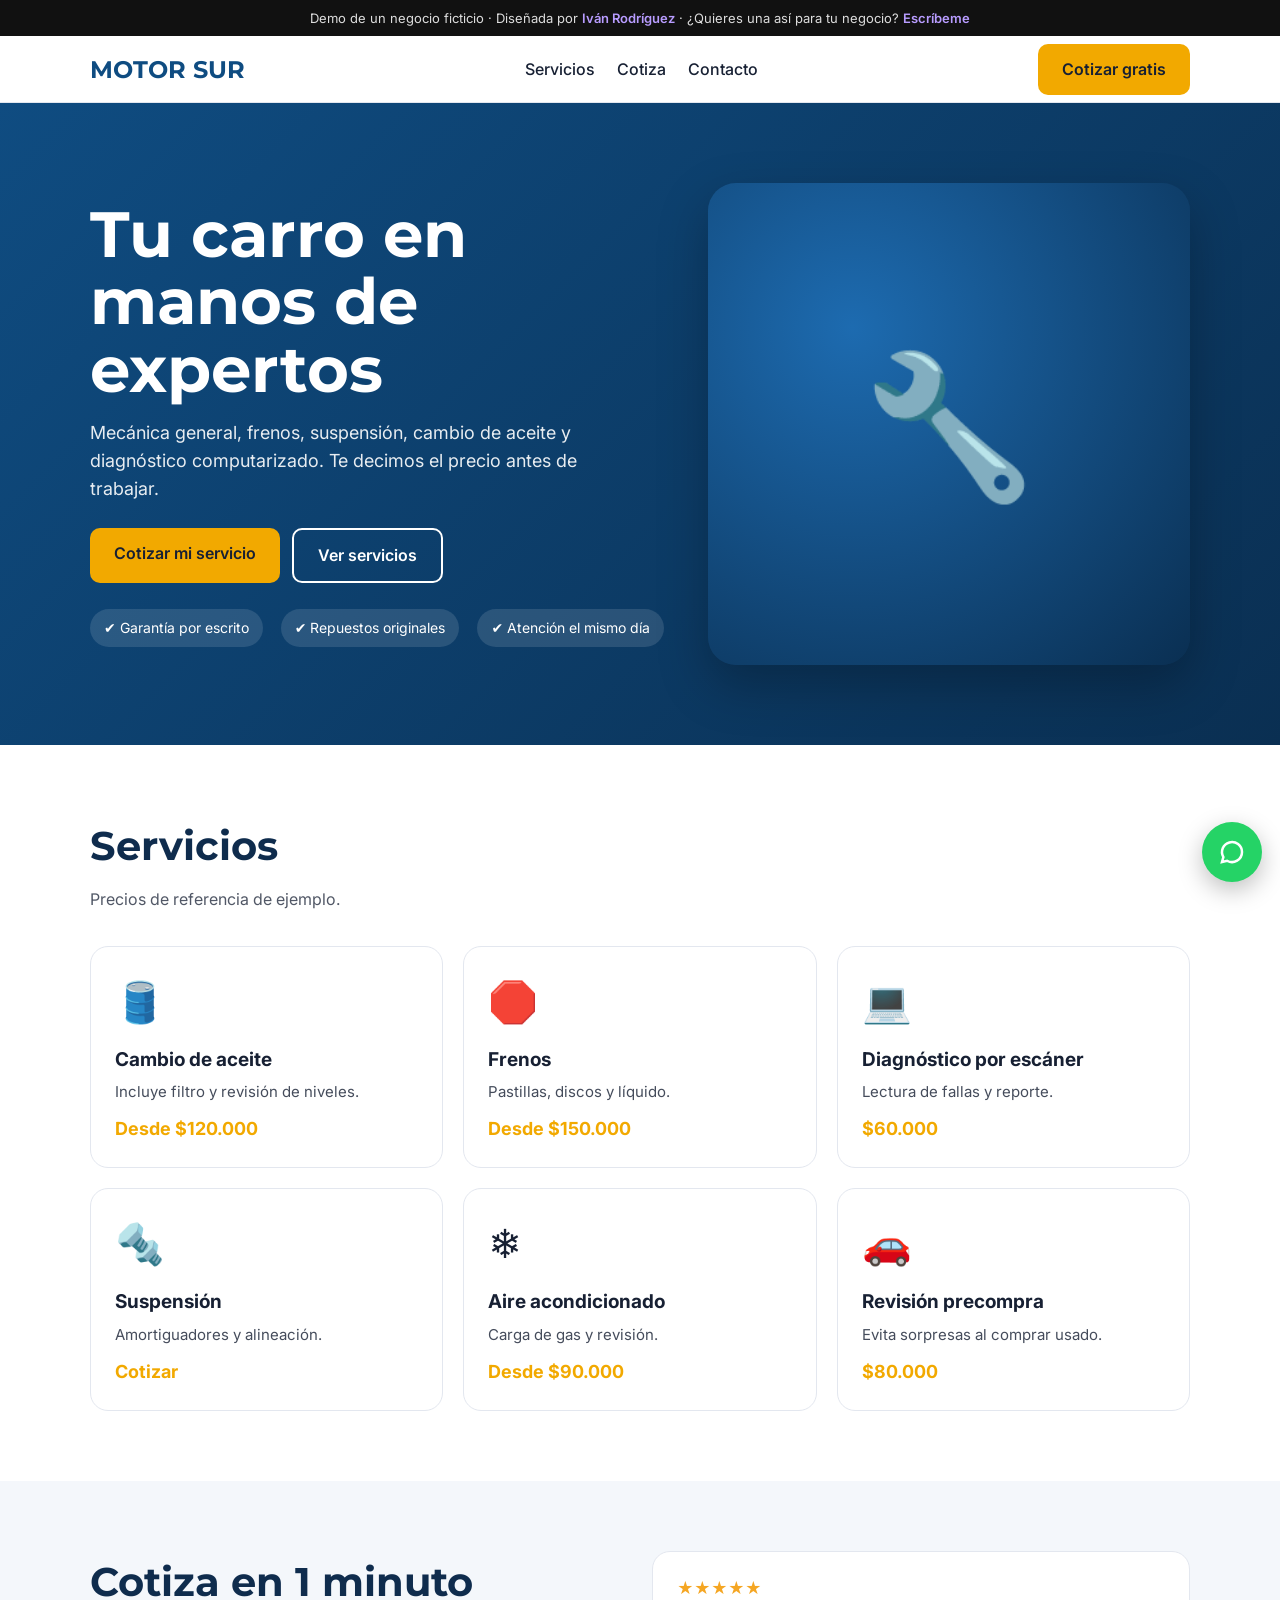
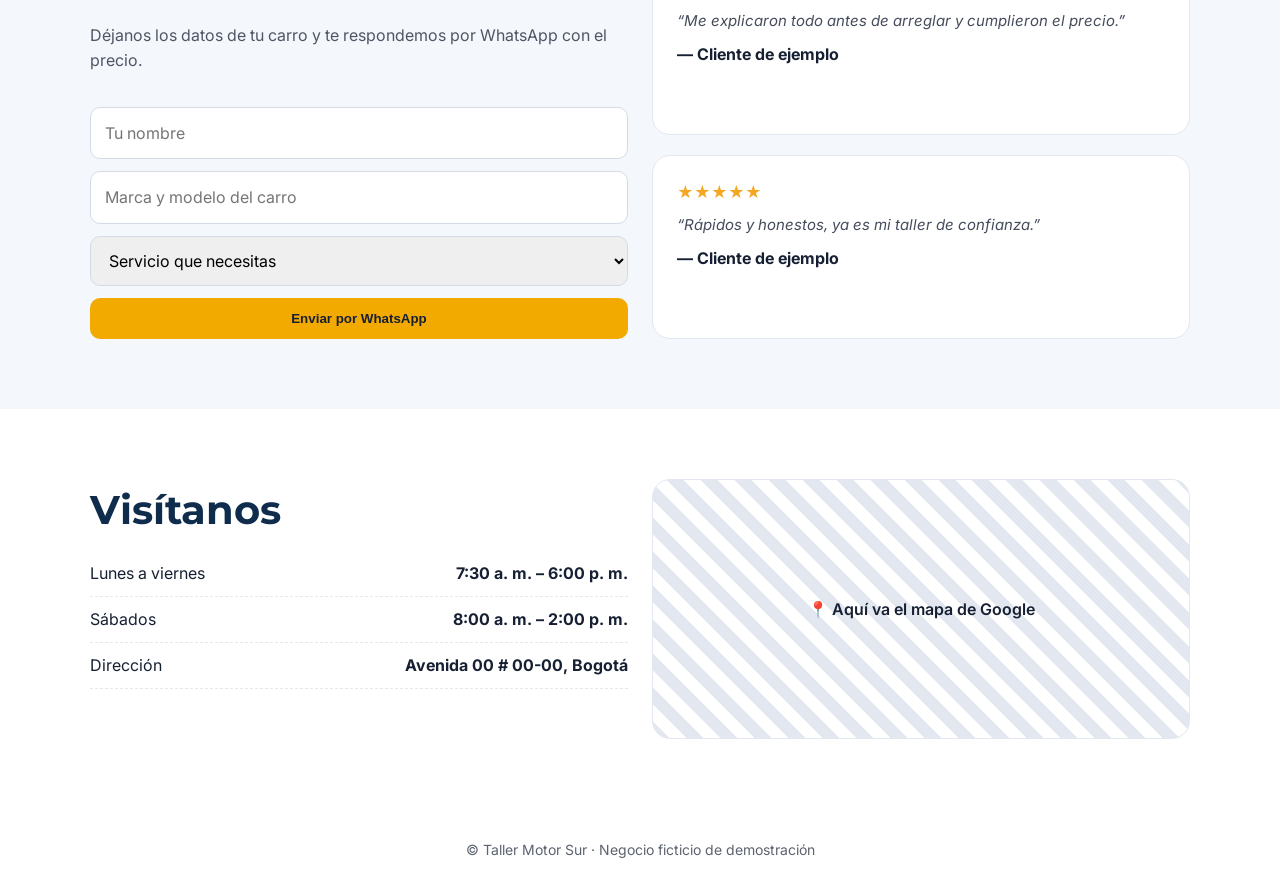
<file: demos/taller/index.html>
<!DOCTYPE html><html lang="es"><head><meta charset="UTF-8"><meta name="viewport" content="width=device-width,initial-scale=1"><title>Taller Motor Sur · Demo</title>
<link rel="preconnect" href="https://fonts.googleapis.com"><link rel="preconnect" href="https://fonts.gstatic.com" crossorigin>
<link href="https://fonts.googleapis.com/css2?family=Montserrat:wght@700;800&family=Inter:wght@400;500;600;700&display=swap" rel="stylesheet">
<style>
*{box-sizing:border-box;margin:0;padding:0}html{scroll-behavior:smooth}
body{font-family:Inter,system-ui,sans-serif;color:#172033;background:#ffffff;line-height:1.55}
a{color:inherit;text-decoration:none}.wrap{width:min(1100px,100% - 32px);margin-inline:auto}
.demo-bar{background:#111;color:#ddd;font-size:13px;text-align:center;padding:8px 12px}.demo-bar a{color:#b89cff;font-weight:600}
header{position:sticky;top:0;z-index:10;background:rgba(255,255,255,.94);backdrop-filter:blur(8px);border-bottom:1px solid #e3e7ef}
.nav{display:flex;align-items:center;justify-content:space-between;height:66px}
.logo{font-family:"Montserrat",sans-serif;font-size:24px;font-weight:700;color:#f2a900}
.nav nav{display:flex;gap:22px;font-weight:500}.nav nav a:hover{color:#f2a900}
.btn{display:inline-block;background:#f2a900;color:#172033;padding:13px 24px;border-radius:10px;font-weight:600;transition:transform .15s}.btn:hover{transform:translateY(-2px)}
.btn.alt{background:transparent;border:2px solid #f2a900;color:#f2a900}
.hero{padding:80px 0;background:linear-gradient(135deg,#0f4c81,#0a2f52);color:#fff}
.hero .wrap{display:grid;grid-template-columns:1.2fr 1fr;gap:40px;align-items:center}
.hero h1{font-family:"Montserrat",sans-serif;font-size:clamp(38px,6vw,64px);line-height:1.05;margin-bottom:16px}
.hero p{font-size:18px;opacity:.9;margin-bottom:26px;max-width:520px}.hero .ctas{display:flex;gap:12px;flex-wrap:wrap}
.hero-art{aspect-ratio:1;border-radius:28px;background:radial-gradient(circle at 30% 30%,#1d6bb0,#0a2f52);display:grid;place-items:center;font-size:140px;box-shadow:0 20px 50px rgba(0,0,0,.25)}
section{padding:70px 0}h2{font-family:"Montserrat",sans-serif;font-size:clamp(28px,4vw,40px);margin-bottom:10px;color:#0f2c4d}
.sub{opacity:.75;margin-bottom:34px}
.grid{display:grid;grid-template-columns:repeat(3,1fr);gap:20px}
.card{background:#fff;border:1px solid #e3e7ef;border-radius:18px;padding:24px}
.card .ic{font-size:40px;margin-bottom:12px}.card h3{font-size:19px;margin-bottom:6px}.card p{opacity:.8;font-size:15px}
.price{display:block;margin-top:12px;font-weight:700;color:#f2a900;font-size:18px}
.alt-bg{background:#f4f7fb}
.info{display:grid;grid-template-columns:1fr 1fr;gap:24px}
.map{border-radius:18px;min-height:260px;background:repeating-linear-gradient(45deg,#e3e7ef 0 12px,transparent 12px 24px),#fff;display:grid;place-items:center;font-weight:600;border:1px solid #e3e7ef}
.list li{list-style:none;padding:10px 0;border-bottom:1px dashed #e3e7ef;display:flex;justify-content:space-between;gap:16px}
.reviews .card p{font-style:italic}.stars{color:#f5a623;margin-bottom:8px}
footer{padding:30px 0;text-align:center;font-size:14px;opacity:.7}
.wa{position:fixed;right:18px;bottom:18px;width:60px;height:60px;border-radius:50%;background:#25d366;display:grid;place-items:center;box-shadow:0 8px 24px rgba(0,0,0,.25);z-index:20}
.wa svg{width:30px;height:30px;fill:none;stroke:#fff;stroke-width:2}
@media(max-width:820px){.hero .wrap,.info{grid-template-columns:1fr}.grid{grid-template-columns:1fr}.nav nav{display:none}.hero-art{max-width:320px;font-size:110px}}
.badges{display:flex;gap:18px;flex-wrap:wrap;margin-top:26px}.badges span{background:rgba(255,255,255,.12);padding:8px 14px;border-radius:999px;font-size:14px}.form{display:grid;gap:12px}.form input,.form select{padding:13px 14px;border:1px solid #d5dbe6;border-radius:10px;font:inherit}
</style></head><body>
<div class="demo-bar">Demo de un negocio ficticio · Diseñada por <a href="../../">Iván Rodríguez</a> · ¿Quieres una así para tu negocio? <a href="https://wa.me/573127614717?text=Hola%20Iv%C3%A1n%2C%20vi%20la%20demo%20del%20taller%20y%20quiero%20una%20p%C3%A1gina%20as%C3%AD%20para%20mi%20negocio." target="_blank" rel="noopener">Escríbeme</a></div>
<header><div class="wrap nav"><div class="logo" style="color:#0f4c81">MOTOR SUR</div><nav><a href="#servicios">Servicios</a><a href="#cotiza">Cotiza</a><a href="#contacto">Contacto</a></nav><a class="btn" href="#cotiza">Cotizar gratis</a></div></header>
<section class="hero"><div class="wrap"><div><h1>Tu carro en manos de expertos</h1><p>Mecánica general, frenos, suspensión, cambio de aceite y diagnóstico computarizado. Te decimos el precio antes de trabajar.</p><div class="ctas"><a class="btn" href="#cotiza">Cotizar mi servicio</a><a class="btn alt" style="border-color:#fff;color:#fff" href="#servicios">Ver servicios</a></div><div class="badges"><span>✔ Garantía por escrito</span><span>✔ Repuestos originales</span><span>✔ Atención el mismo día</span></div></div><div class="hero-art">🔧</div></div></section>
<section id="servicios"><div class="wrap"><h2>Servicios</h2><p class="sub">Precios de referencia de ejemplo.</p><div class="grid"><div class="card"><div class="ic">🛢️</div><h3>Cambio de aceite</h3><p>Incluye filtro y revisión de niveles.</p><span class=price>Desde $120.000</span></div><div class="card"><div class="ic">🛑</div><h3>Frenos</h3><p>Pastillas, discos y líquido.</p><span class=price>Desde $150.000</span></div><div class="card"><div class="ic">💻</div><h3>Diagnóstico por escáner</h3><p>Lectura de fallas y reporte.</p><span class=price>$60.000</span></div><div class="card"><div class="ic">🔩</div><h3>Suspensión</h3><p>Amortiguadores y alineación.</p><span class=price>Cotizar</span></div><div class="card"><div class="ic">❄️</div><h3>Aire acondicionado</h3><p>Carga de gas y revisión.</p><span class=price>Desde $90.000</span></div><div class="card"><div class="ic">🚗</div><h3>Revisión precompra</h3><p>Evita sorpresas al comprar usado.</p><span class=price>$80.000</span></div></div></div></section>
<section class="alt-bg" id="cotiza"><div class="wrap info"><div><h2>Cotiza en 1 minuto</h2><p class="sub">Déjanos los datos de tu carro y te respondemos por WhatsApp con el precio.</p><form class="form" onsubmit="event.preventDefault();window.open('https://wa.me/573127614717?text=Hola%20Iv%C3%A1n%2C%20vi%20la%20demo%20del%20taller%20y%20quiero%20una%20p%C3%A1gina%20as%C3%AD%20para%20mi%20negocio.','_blank')"><input placeholder="Tu nombre" required><input placeholder="Marca y modelo del carro" required><select><option>Servicio que necesitas</option><option>Cambio de aceite</option><option>Frenos</option><option>Diagnóstico</option><option>Otro</option></select><button class="btn" style="border:0;cursor:pointer">Enviar por WhatsApp</button></form></div><div class="grid reviews" style="grid-template-columns:1fr"><div class="card"><div class="stars">★★★★★</div><p>“Me explicaron todo antes de arreglar y cumplieron el precio.”</p><strong style="display:block;margin-top:10px">— Cliente de ejemplo</strong></div><div class="card"><div class="stars">★★★★★</div><p>“Rápidos y honestos, ya es mi taller de confianza.”</p><strong style="display:block;margin-top:10px">— Cliente de ejemplo</strong></div></div></div></section>
<section id="contacto"><div class="wrap info"><div><h2>Visítanos</h2><ul class="list"><li><span>Lunes a viernes</span><strong>7:30 a. m. – 6:00 p. m.</strong></li><li><span>Sábados</span><strong>8:00 a. m. – 2:00 p. m.</strong></li><li><span>Dirección</span><strong>Avenida 00 # 00-00, Bogotá</strong></li></ul></div><div class="map">📍 Aquí va el mapa de Google</div></div></section>
<footer>© Taller Motor Sur · Negocio ficticio de demostración</footer>
<a class="wa" href="https://wa.me/573127614717?text=Hola%20Iv%C3%A1n%2C%20vi%20la%20demo%20del%20taller%20y%20quiero%20una%20p%C3%A1gina%20as%C3%AD%20para%20mi%20negocio." target="_blank" rel="noopener" aria-label="WhatsApp"><svg viewBox="0 0 24 24"><path d="M20 12a8 8 0 0 1-11.9 7l-4.1 1 1.1-3.9A8 8 0 1 1 20 12z"/></svg></a>
</body></html>
</file>
<file: css/styles.css>
:root{
  --navy:#0b1f3a;
  --text:#1c2333;
  --muted:#5b6478;
  --violet:#6c3ce1;
  --violet-dark:#5328c4;
  --violet-soft:#efe9fd;
  --line:#e6e8ef;
  --bg:#ffffff;
  --bg-alt:#f7f7fb;
  --radius:16px;
  --shadow:0 6px 24px rgba(15,23,42,.06);
}
*{box-sizing:border-box;margin:0;padding:0}
html{scroll-behavior:smooth;scroll-padding-top:80px}
body{font-family:"Inter",system-ui,-apple-system,Segoe UI,Roboto,sans-serif;color:var(--text);background:var(--bg);line-height:1.55;-webkit-font-smoothing:antialiased}
img{max-width:100%;display:block}
a{color:inherit;text-decoration:none}
svg{fill:none;stroke:currentColor;stroke-width:2;stroke-linecap:round;stroke-linejoin:round}
.container{width:min(1200px,100% - 32px);margin-inline:auto}

/* Buttons */
.btn{display:inline-flex;align-items:center;gap:8px;padding:12px 22px;border-radius:12px;font-weight:600;font-size:15px;transition:transform .15s,box-shadow .15s,background .15s}
.btn svg{width:18px;height:18px}
.btn--primary{background:var(--violet);color:#fff;box-shadow:0 6px 18px rgba(108,60,225,.3)}
.btn--primary:hover{background:var(--violet-dark);transform:translateY(-1px)}
.btn--ghost{border:1.5px solid var(--line);color:var(--navy);background:#fff}
.btn--ghost:hover{border-color:var(--violet);color:var(--violet)}
.btn--whatsapp{background:#25d366;color:#fff;font-size:16px;padding:14px 26px;box-shadow:0 6px 18px rgba(37,211,102,.3)}
.btn--whatsapp:hover{transform:translateY(-1px);background:#1fbd5a}

/* Nav */
.nav{position:sticky;top:0;z-index:50;background:rgba(255,255,255,.92);backdrop-filter:blur(10px);border-bottom:1px solid var(--line)}
.nav__inner{display:flex;align-items:center;gap:24px;height:72px}
.brand{display:flex;align-items:center;gap:10px;font-weight:700;font-size:20px;color:var(--navy)}
.brand__icon{color:var(--violet);font-weight:800}
.nav__links{display:flex;gap:28px;margin-left:auto}
.nav__links a{color:var(--text);font-weight:500;font-size:15px;padding:6px 0;border-bottom:2px solid transparent}
.nav__links a:hover,.nav__links a.active{color:var(--violet);border-color:var(--violet)}
.nav__cta{margin-left:12px}
.nav__toggle{display:none;background:none;border:0;cursor:pointer;margin-left:auto;padding:8px}
.nav__toggle span{display:block;width:24px;height:2px;background:var(--navy);margin:5px 0;border-radius:2px}

/* Hero */
.hero{display:grid;grid-template-columns:1.3fr 1fr;gap:56px;align-items:center;padding:72px 0 64px}
.eyebrow{color:var(--violet);font-weight:600;letter-spacing:.18em;text-transform:uppercase;font-size:13px;margin-bottom:14px}
.hero h1{font-size:clamp(48px,8vw,88px);line-height:.95;font-weight:800;color:var(--navy);letter-spacing:-.03em}
.hero__role{font-size:clamp(22px,3vw,30px);font-weight:600;color:var(--navy);margin:20px 0 10px;line-height:1.25}
.hero__lead{font-size:18px;color:var(--muted);max-width:520px}
.pill{display:inline-flex;align-items:center;gap:8px;margin-top:22px;background:var(--violet-soft);color:var(--violet);padding:10px 18px;border-radius:999px;font-weight:500}
.pill svg{width:18px;height:18px}
.hero__actions{display:flex;gap:12px;flex-wrap:wrap;margin-top:28px}
.values{list-style:none;display:grid;gap:14px}
.values li{display:flex;gap:16px;align-items:flex-start;background:#fff;border:1px solid var(--line);border-radius:var(--radius);padding:18px 20px;box-shadow:var(--shadow)}
.values__icon{flex:none;width:48px;height:48px;border-radius:50%;background:var(--violet-soft);color:var(--violet);display:grid;place-items:center}
.values__icon svg{width:22px;height:22px}
.values strong{font-size:17px;color:var(--navy)}
.values p{color:var(--muted);font-size:15px}

/* Sections */
.section{padding:80px 0}
.section--alt{background:var(--bg-alt)}
.section__head{margin-bottom:36px}
.section__head h2,.tech h2,.contact h2{font-size:clamp(28px,4vw,40px);font-weight:800;color:var(--navy);letter-spacing:-.02em}
.section__head p{color:var(--muted);font-size:17px;margin-top:6px}
.grid{display:grid;gap:20px}
.grid--4{grid-template-columns:repeat(4,1fr)}
.grid--3{grid-template-columns:repeat(3,1fr)}
.card{background:#fff;border:1px solid var(--line);border-radius:var(--radius);box-shadow:var(--shadow);transition:transform .2s,box-shadow .2s}
.card:hover{transform:translateY(-4px);box-shadow:0 14px 34px rgba(15,23,42,.1)}

/* Services */
.service{padding:28px 24px}
.service__icon{width:56px;height:56px;color:var(--navy);stroke-width:2.2;margin-bottom:20px}
.service h3{font-size:19px;color:var(--navy);line-height:1.3;margin-bottom:10px}
.service p{color:var(--muted);font-size:15px}

/* Projects */
.projects{display:grid;gap:22px}
.project{display:grid;grid-template-columns:420px 1fr;overflow:hidden}
.project img{width:100%;height:100%;object-fit:cover;background:#eef0f6}
.project__body{padding:28px 32px;display:flex;flex-direction:column;justify-content:center}
.project h3{font-size:22px;color:var(--navy);margin-bottom:10px}
.project p{color:var(--muted)}
.tags{display:flex;flex-wrap:wrap;gap:8px;margin:16px 0}
.tags span{background:var(--violet-soft);color:var(--violet);font-size:13px;font-weight:600;padding:6px 12px;border-radius:999px}
.project__links{display:flex;gap:20px}
.project__links a{font-weight:600;color:var(--violet)}
.project__links a:hover{text-decoration:underline}

/* Demos */
.demo{padding:18px;display:flex;flex-direction:column}
.demo__thumb{height:160px;border-radius:12px;display:grid;place-items:center;margin-bottom:18px;color:#fff;font-size:28px;font-weight:800;letter-spacing:.02em}
.demo__thumb--pan{background:linear-gradient(135deg,#c9772b,#7a3e12)}
.demo__thumb--barber{background:linear-gradient(135deg,#1b1b1f,#b8912f)}
.demo__thumb--taller{background:linear-gradient(135deg,#0f4c81,#f2a900)}
.demo h3{color:var(--navy);font-size:19px}
.demo p{color:var(--muted);font-size:15px;margin:6px 0 14px;flex:1}
.demo__cta{color:var(--violet);font-weight:600}

/* Steps */
.steps{list-style:none;display:grid;grid-template-columns:repeat(4,1fr);gap:20px}
.steps li{background:#fff;border:1px solid var(--line);border-radius:var(--radius);padding:24px}
.steps span{display:grid;place-items:center;width:40px;height:40px;border-radius:50%;background:var(--violet);color:#fff;font-weight:700;margin-bottom:14px}
.steps h3{color:var(--navy);font-size:18px}
.steps p{color:var(--muted);font-size:15px;margin-top:4px}

/* Tech */
.tech{display:flex;align-items:center;gap:32px;flex-wrap:wrap;border-top:1px solid var(--line);border-bottom:1px solid var(--line);padding:32px 0}
.tech h2{font-size:22px;font-weight:700}
.tech__list{list-style:none;display:flex;flex-wrap:wrap;gap:28px}
.tech__list li{display:flex;align-items:center;gap:10px;font-weight:500}
.tech__badge{width:36px;height:36px;border-radius:9px;background:var(--c);color:var(--t,#fff);display:grid;place-items:center;font-weight:800;font-size:13px}

/* Contact */
.contact{padding-top:40px}
.contact__box{background:linear-gradient(135deg,var(--navy),#1f2f6b 60%,var(--violet));color:#fff;border-radius:24px;padding:48px;display:grid;grid-template-columns:1.4fr 1fr;gap:32px;align-items:center}
.contact h2{color:#fff}
.contact p{color:#d8dcf0;font-size:17px;margin-top:10px}
.contact__actions{display:flex;flex-direction:column;align-items:flex-start;gap:16px}
.contact__social{display:flex;gap:20px}
.contact__social a{color:#fff;font-weight:600;border-bottom:1px solid rgba(255,255,255,.4)}

.footer{padding:32px 0;color:var(--muted);font-size:14px;text-align:center}

/* Responsive */
@media (max-width:1024px){
  .grid--4{grid-template-columns:repeat(2,1fr)}
  .steps{grid-template-columns:repeat(2,1fr)}
  .project{grid-template-columns:1fr}
  .project img{height:240px}
}
@media (max-width:860px){
  .hero{grid-template-columns:1fr;padding:48px 0}
  .contact__box{grid-template-columns:1fr;padding:32px}
  .nav__links{position:absolute;top:72px;left:0;right:0;flex-direction:column;gap:0;background:#fff;border-bottom:1px solid var(--line);padding:8px 16px;display:none}
  .nav__links.open{display:flex}
  .nav__links a{padding:12px 0;border:0}
  .nav__cta{display:none}
  .nav__toggle{display:block}
  .grid--3{grid-template-columns:1fr}
}
@media (max-width:560px){
  .grid--4,.steps{grid-template-columns:1fr}
  .section{padding:56px 0}
  .tech{gap:20px}
}
</file>
